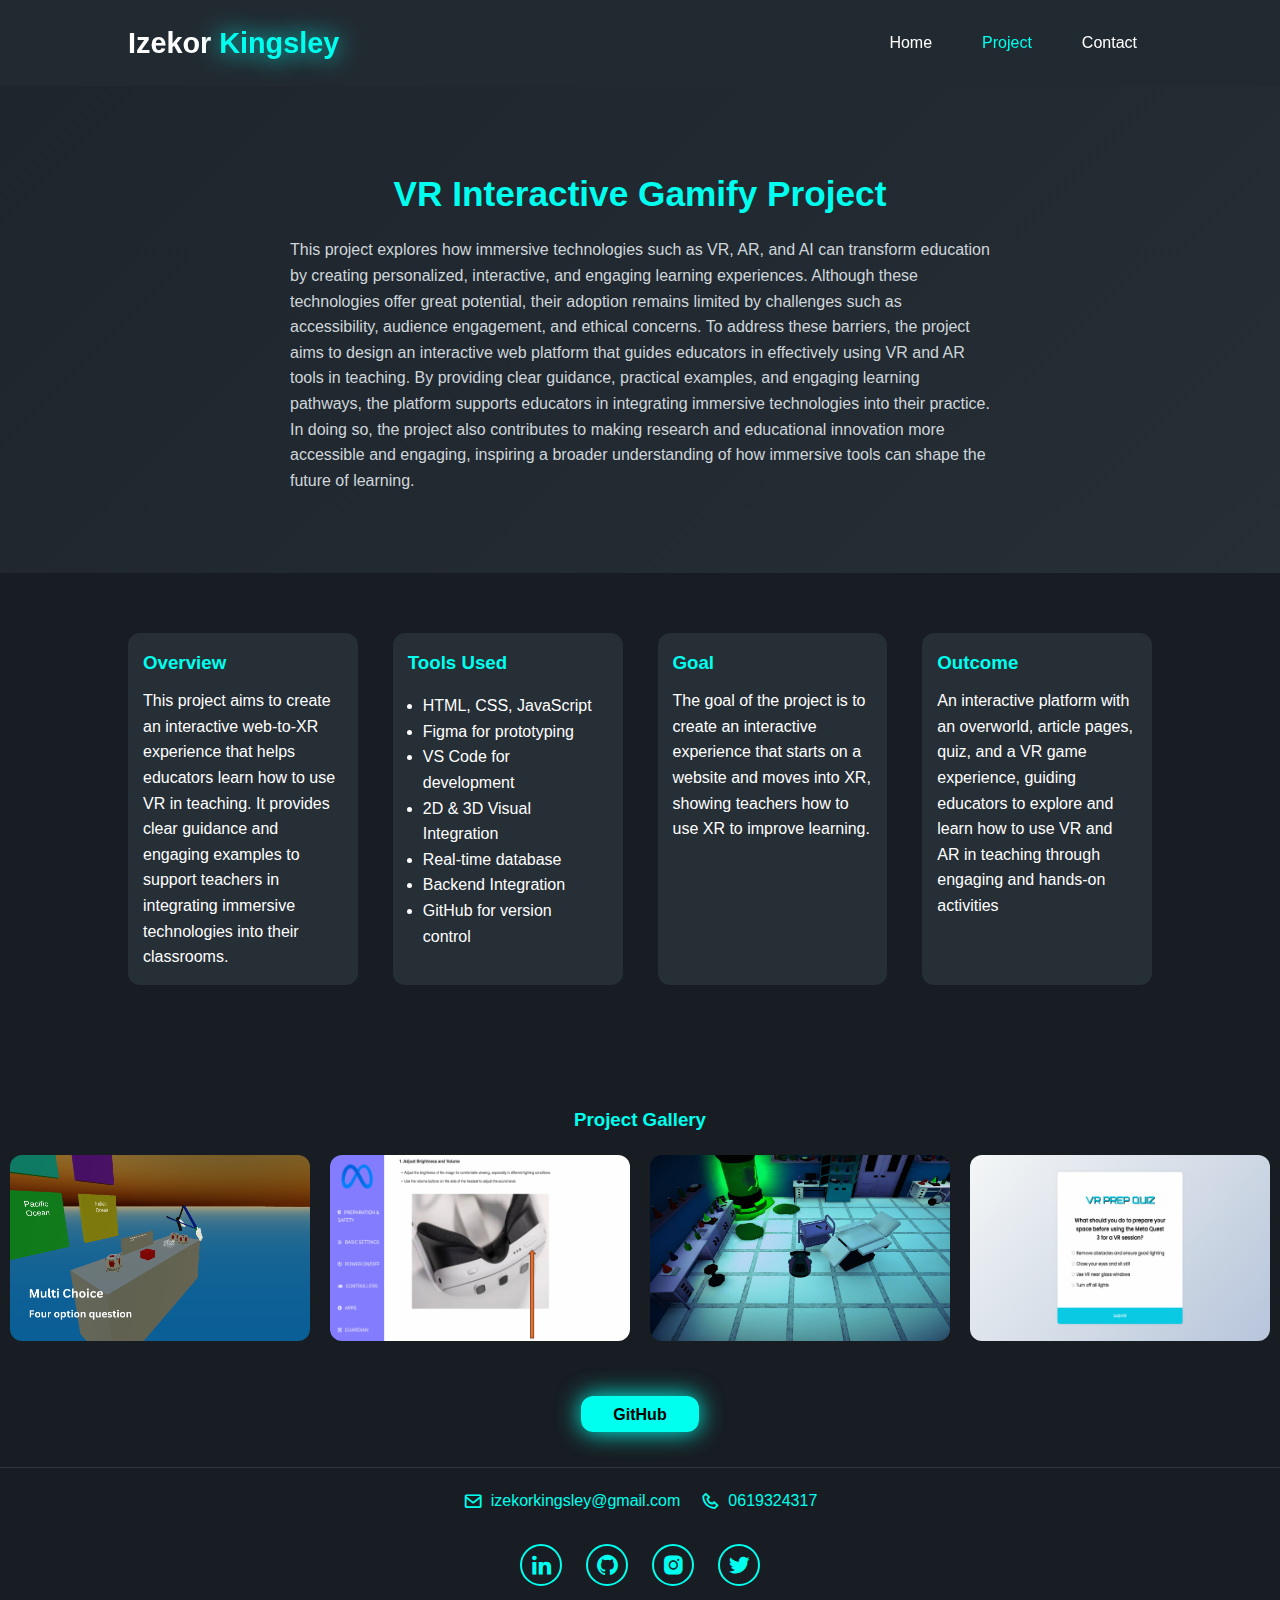
<file: project.html>
<!DOCTYPE html>
<html lang="en">
<head>
  <meta charset="UTF-8" />
  <meta name="viewport" content="width=device-width, initial-scale=1.0" />
  <title>Project Info</title>
  <link rel="stylesheet" href="project.css" />
  <link
      href="https://unpkg.com/boxicons@2.1.4/css/boxicons.min.css"
      rel="stylesheet"
    />
</head>
<body>
    <header>
        <a href="index.html" class="logo">Izekor <span>Kingsley</span></a>
      
        <i class="bx bx-menu" id="menu-icon"></i>
        <nav class="navbar2">
          <a href="index.html">Home</a>
          <a href="project.html" class="active">Project</a>
          <a href="#contact">Contact</a>
        </nav>
      </header>
      

  <section class="hero">
    <div class="hero-content">
      <h2>VR Interactive Gamify Project</h2>
      <p>
        This project explores how immersive technologies such as VR, AR, and AI can transform education
        by creating personalized, interactive, and engaging learning experiences. Although these 
        technologies offer great potential, their adoption remains limited by challenges such as accessibility, 
        audience engagement, and ethical concerns. To address these barriers, the project aims to design an 
        interactive web platform that guides educators in effectively using VR and AR tools in teaching. 
        By providing clear guidance, practical examples, and engaging learning pathways, the platform supports 
        educators in integrating immersive technologies into their practice. In doing so, the project also 
        contributes to making research and educational innovation more accessible and engaging, inspiring 
        a broader understanding of how immersive tools can shape the future of learning.
      </p>
    </div>
  </section>

  <section class="project-details">
    <div class="detail-card">
      <h3>Overview</h3>
      <p>
        This project aims to create an interactive web-to-XR 
        experience that helps educators learn how to use VR in teaching. 
        It provides clear guidance and engaging examples to support 
        teachers in integrating immersive technologies into their classrooms.
      </p>
    </div>

    <div class="detail-card">
      <h3>Tools Used</h3>
      <ul>
        <li>HTML, CSS, JavaScript</li>
        <li>Figma for prototyping</li>
        <li>VS Code for development</li>
        <li>2D & 3D Visual Integration</li>
        <li>Real-time database</li>
        <li>Backend Integration</li>
        <li>GitHub for version control</li>
      </ul>
    </div>

    <div class="detail-card">
      <h3>Goal</h3>
      <p>
        The goal of the project is to create an interactive 
        experience that starts on a website and moves into XR, 
        showing teachers how to use XR to improve learning.
      </p>
    </div>

    <div class="detail-card">
      <h3>Outcome</h3>
      <p>
        An interactive platform with an overworld, article pages, 
        quiz, and a VR game experience, guiding educators to explore
         and learn how to use VR and AR in teaching through engaging 
         and hands-on activities
      </p>
    </div>
  </section>

  <section class="gallery">
    <h3>Project Gallery</h3>
    <div class="gallery-grid">
      <img src="images/1.png" alt="Portfolio Screenshot 1" />
      <img src="images/2.png" alt="Portfolio Screenshot 2" />
      <img src="images/3.png" alt="Portfolio Screenshot 3" />
      <img src="images/4.png" alt="Portfolio Screenshot 4" />
    </div>
  </section>

  <section class="git">
    <a href="https://github.com/Fontie/GamifyFrontend" target="_blank">GitHub</a>
  </section>

  

  
  <footer id="contact">
    
    <div class="footer-contact">
        <a href="mailto:izekorkingsley@gmail.com" class="footer-item">
          <i class='bx bx-envelope'></i> izekorkingsley@gmail.com
        </a>
        <a href="tel:+27123456789" class="footer-item">
          <i class='bx bx-phone'></i> 0619324317
        </a>
    </div>

    <div class="socials">
        <a href="#"><i class="bx bxl-linkedin"></i></a>
        <a href="#"><i class="bx bxl-github"></i></a>
        <a href="#"><i class="bx bxl-instagram-alt"></i></a>
        <a href="#"><i class="bx bxl-twitter"></i></a>
    </div>
  </footer>

  <script src="projectScript.js"></script>
</body>
</html>
</file>
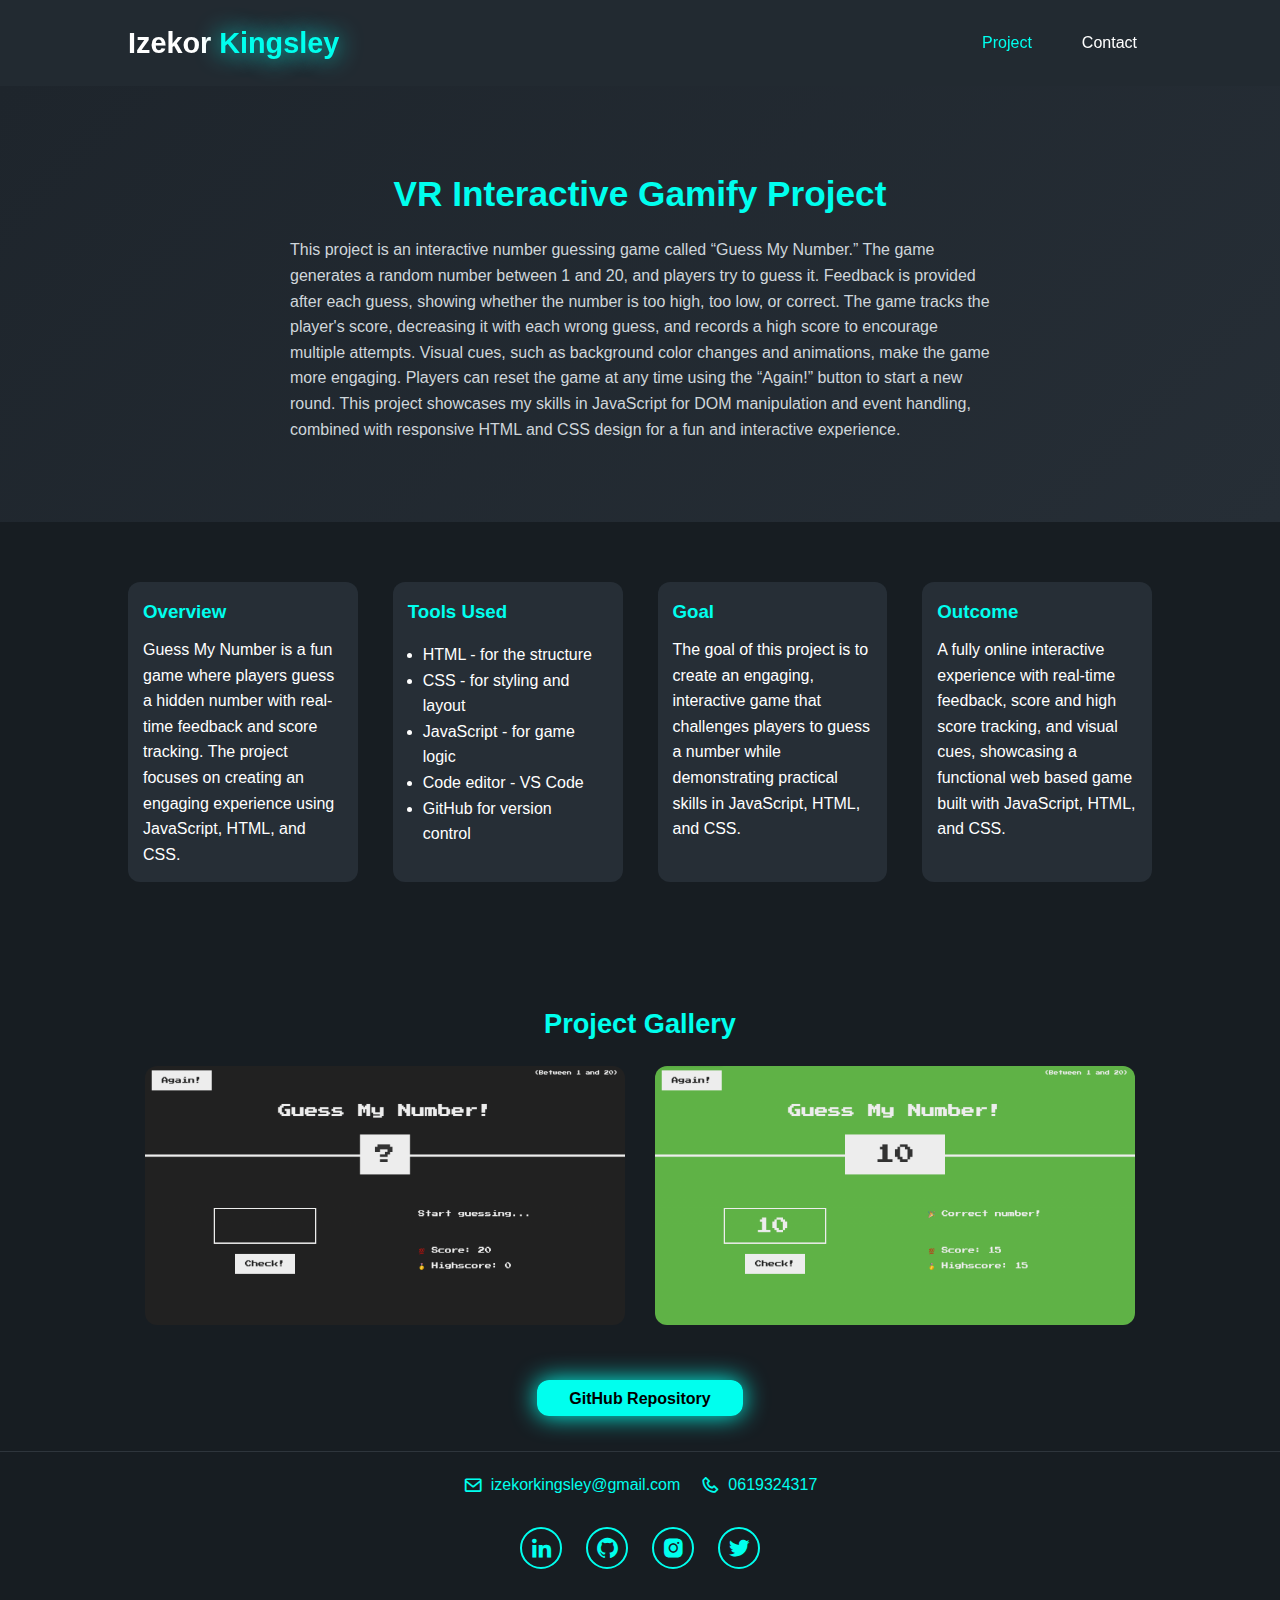
<file: project3.html>
<!DOCTYPE html>
<html lang="en">
<head>
  <meta charset="UTF-8" />
  <meta name="viewport" content="width=device-width, initial-scale=1.0" />
  <title>Project Info</title>
  <link rel="stylesheet" href="project3.css" />
  <link
      href="https://unpkg.com/boxicons@2.1.4/css/boxicons.min.css"
      rel="stylesheet"
    />
</head>
<body>
    <header>
        <a href="index.html" class="logo">Izekor <span>Kingsley</span></a>
      
        <i class="bx bx-menu" id="menu-icon"></i>
        <nav class="navbar2">
          <a href="project.html" class="active">Project</a>
          <a href="#contact">Contact</a>
        </nav>
      </header>
      

  <section class="hero">
    <div class="hero-content">
      <h2>VR Interactive Gamify Project</h2>
      <p>
        This project is an interactive number guessing game called “Guess My Number.” The game 
        generates a random number between 1 and 20, and players try to guess it. Feedback is provided 
        after each guess, showing whether the number is too high, too low, or correct. The game tracks 
        the player's score, decreasing it with each wrong guess, and records a high score to encourage 
        multiple attempts. Visual cues, such as background color changes and animations, make the game 
        more engaging. Players can reset the game at any time using the “Again!” button to start a new 
        round. This project showcases my skills in JavaScript for DOM manipulation and event handling, 
        combined with responsive HTML and CSS design for a fun and interactive experience.
      </p>
    </div>
  </section>

  <section class="project-details">
    <div class="detail-card">
      <h3>Overview</h3>
      <p>
        Guess My Number is a fun game where players guess a hidden number 
        with real-time feedback and score tracking. The project focuses 
        on creating an engaging experience using JavaScript, HTML, and CSS.
      </p>
    </div>

    <div class="detail-card">
      <h3>Tools Used</h3>
      <ul>
        <li>HTML - for the structure</li>
        <li>CSS - for styling and layout</li>
        <li>JavaScript - for game logic</li>
        <li>Code editor - VS Code</li>
        <li>GitHub for version control</li>
      </ul>
    </div>

    <div class="detail-card">
      <h3>Goal</h3>
      <p>
        The goal of this project is to create an engaging, interactive 
        game that challenges players to guess a number while demonstrating 
        practical skills in JavaScript, HTML, and CSS.
      </p>
    </div>

    <div class="detail-card">
      <h3>Outcome</h3>
      <p>
        A fully online interactive experience with real-time feedback, score 
        and high score tracking, and visual cues, showcasing a functional web based 
        game built with JavaScript, HTML, and CSS.
      </p>
    </div>
  </section>

  <section class="gallery">
    <h3>Project Gallery</h3>
    <div class="gallery-grid">
      <img src="images/guessNum.png" alt="StartGame"/>
      <img src="images/guessNum2.png" alt="EndGame"/>
      
    </div>
  </section>

  <section class="git">
    <a href="https://github.com/kingsWork7/GuessTheNumber" target="_blank">GitHub Repository</a>
  </section>

  
  <footer id="contact">
    <div class="footer-contact">
        <a href="mailto:izekorkingsley@gmail.com" class="footer-item">
          <i class='bx bx-envelope'></i> izekorkingsley@gmail.com
        </a>
        <a href="tel:+27123456789" class="footer-item">
          <i class='bx bx-phone'></i> 0619324317
        </a>
    </div>

    <div class="socials">
        <a href="#"><i class="bx bxl-linkedin"></i></a>
        <a href="#"><i class="bx bxl-github"></i></a>
        <a href="#"><i class="bx bxl-instagram-alt"></i></a>
        <a href="#"><i class="bx bxl-twitter"></i></a>
    </div>
  </footer>

  <script src="projectScript.js"></script>
</body>
</html>
</file>
<file: project.css>
:root {
  --main-color: #00ffee;
  --bg-color: #171d22;
  --card-bg: #262e36;
  --text-color: #ffffff;
}

* {
  margin: 0;
  padding: 0;
  box-sizing: border-box;
  font-family: "Poppins", sans-serif;
}

body {
  background: var(--bg-color);
  color: var(--text-color);
  line-height: 1.6;
}

header {
  display: flex;
  justify-content: space-between;
  align-items: center;
  padding: 20px 10%;
  background: rgba(38, 46, 54, 0.8);
  position: sticky;
  top: 0;
  backdrop-filter: blur(8px);
  z-index: 1000;
}

/* Basic navbar */
.navbar2 {
  display: flex;          
  gap: 20px;
}

/* Hamburger icon */
#menu-icon {
  display: none;          
  font-size: 28px;
  cursor: pointer;
}


.logo {
  font-size: 1.8rem;
  font-weight: 700;
  color: var(--text-color);
  cursor: pointer;
  transition: 0.3s ease;
  text-decoration: none;
}
.logo span {
  color: var(--main-color);
}

.logo:hover {
  transform: scale(1.1);
}
.logo span {
  text-shadow: 0 0 25px var(--main-color);
}

nav a {
  color: var(--text-color);
  text-decoration: none;
  margin: 0 15px;
  font-weight: 500;
  transition: color 0.3s ease;
}
nav a:hover,
nav a.active {
  color: var(--main-color);
}

.hero {
  text-align: center;
  padding: 80px 10%;
  background: linear-gradient(135deg, #1e252c, #262e36);
}
.hero-content h2 {
  font-size: 2.2rem;
  color: var(--main-color);
  margin-bottom: 15px;
}
.hero-content p {
  font-size: 1rem;
  color: #cfd6db;
  max-width: 700px;
  margin: auto;
  text-align: left;
}

.hero-content p {
  opacity: 0;                  
  transform: translateY(20px); 
  transition: opacity 1.2s ease-out, transform 1.2s ease-out;
}

.hero-content p.show {
  opacity: 1;                 
  transform: translateY(0);    
}

.project-details {
  display: flex;
  /* grid-template-columns: repeat(auto-fit, minmax(250px, 1fr)); */
  flex-direction: row;
  gap: 35px;
  padding: 60px 10%;
}
.detail-card {
  width: 280px;
  background: var(--card-bg);
  padding: 15px;
  border-radius: 12px;
  transition: transform 0.3s ease, box-shadow 0.3s ease;
}
.detail-card:hover {
  transform: translateY(-6px);
  box-shadow: 0 6px 15px rgba(0, 255, 238, 0.2);
}
.detail-card h3 {
  color: var(--main-color);
  margin-bottom: 10px;
}

.detail-card ul {
  margin: 15px;
}

.gallery {
  padding: 60px 10%;
  text-align: center;
  overflow: hidden;
}
.gallery h3 {
  color: var(--main-color);
  margin-bottom: 20px;
}
.gallery-grid {
  display: flex;
  gap: 20px;
  justify-content: center;
}
.gallery-grid img {
  width: 300px;
  border-radius: 12px;
  transition: transform 0.3s ease, box-shadow 0.3s ease;
}
.gallery-grid img:hover {
  transform: scale(1.03);
  box-shadow: 0 0 15px rgba(0, 255, 238, 0.4);
}

.git{
    position: relative;
    justify-content: center;
    text-align: center;
}

.git a {
  padding: 0.6rem 2rem;
  background: var(--main-color);
  box-shadow: 0 0 25px var(--main-color);
  border-radius: 12px;
  font-size: 1rem;
  color: black;
  font-weight: 600;
  transition: 0.3s ease-in-out;
  cursor: pointer;
  text-decoration: none;
}

.git a:hover {
  transform: scale(1.05);
  box-shadow: 0 0 50px var(--main-color);
}


footer {
  display: grid;
  justify-content: center;      
  align-items: center;          
  gap: 30px;                   
  padding: 20px;
  font-size: 0.9rem;
  color: #ccc;
  border-top: 1px solid #2e353c;
  margin-top: 40px;
  background: #171d22;          
  flex-wrap: wrap;             
}

.socials {
  text-align: center;
  padding-bottom: 25px;
  color: var(--main-color);
}

.socials a {
  font-size: 25px;
  color: var(--main-color);
  border: 2px solid var(--main-color);
  width: 42px;
  height: 42px;
  line-height: 42px;
  display: inline-block;
  text-align: center;
  border-radius: 50%;
  margin: 0 10px;
  transition: 0.3s ease-in-out;
}

.socials a:hover {
  transform: scale(1.2) translateY(-10px);
  background-color: var(--main-color);
  color: black;
  box-shadow: 0 0 25px var(--main-color);
}

.footer-contact {
  display: flex;
  align-items: center;
  gap: 20px;                   
}

.footer-item {
  color: #00ffee;
  text-decoration: none;
  font-size: 16px;
  display: flex;
  align-items: center;
  gap: 8px;                    
  transition: color 0.3s ease, transform 0.3s ease;
}

.footer-item i {
  font-size: 20px;
  color: #00ffee;
}

.footer-item:hover {
  color: #ffffff;
  transform: scale(1.05);
}

html {
  scroll-behavior: smooth;
}


/* RESPONSIVE */ 

/* Mobile */
@media screen and (max-width: 768px) {
  #menu-icon {
    display: block;
  }

  .navbar2 {
    display: none;              
    flex-direction: column;
    gap: 15px;
    position: absolute;         
    right: 20px;
    background: #171d22;        
    padding: 15px 20px;
    border-radius: 8px;
    z-index: 1000;           
  }

  .navbar2.active {
    display: flex;             
  }

  .navbar2 a {
    color: #fff;
    text-decoration: none;
    font-size: 18px;
  }

  /* Header adjustments */
  header {
    padding: 15px 5%;
  }

  /* Hero section */
  .hero {
    padding: 60px 5%;
  }
  .hero-content h2 {
    font-size: 1.8rem;
  }
  .hero-content p {
    font-size: 0.95rem;
    max-width: 100%;
    text-align: left;
  }

  /* Project Details */
  .project-details {
    flex-direction: column;
    padding: 40px 5%;
    gap: 25px;
    align-items: center;
  }
  .detail-card {
    width: 100%;
    max-width: 350px;
  }

  /* Gallery */
  .gallery {
    padding: 40px 5%;
  }
  .gallery-grid {
    flex-direction: column;
    gap: 15px;
    align-items: center;
  }
  .gallery-grid img {
    width: 100%;
    max-width: 300px;
  }

  /* Footer */
  footer {
    flex-direction: column;
    gap: 15px;
    padding: 20px 5%;
    text-align: center;
  }
  .footer-contact {
    flex-direction: column;
    gap: 10px;
  }

  /* Navbar links larger on mobile for easier tap */
  .navbar2 a {
    font-size: 18px;
    padding: 8px 0;
  }
}
</file>
<file: project3.css>
:root {
  --main-color: #00ffee;
  --bg-color: #171d22;
  --card-bg: #262e36;
  --text-color: #ffffff;
}

* {
  margin: 0;
  padding: 0;
  box-sizing: border-box;
  font-family: "Poppins", sans-serif;
}

body {
  background: var(--bg-color);
  color: var(--text-color);
  line-height: 1.6;
}

header {
  display: flex;
  justify-content: space-between;
  align-items: center;
  padding: 20px 10%;
  background: rgba(38, 46, 54, 0.8);
  position: sticky;
  top: 0;
  backdrop-filter: blur(8px);
  z-index: 1000;
}

/* Basic navbar */
.navbar2 {
  display: flex;          
  gap: 20px;
}

/* Hamburger icon */
#menu-icon {
  display: none;         
  font-size: 28px;
  cursor: pointer;
}


.logo {
  font-size: 1.8rem;
  font-weight: 700;
  color: var(--text-color);
  cursor: pointer;
  transition: 0.3s ease;
  text-decoration: none;
}
.logo span {
  color: var(--main-color);
}

.logo:hover {
  transform: scale(1.1);
}
.logo span {
  text-shadow: 0 0 25px var(--main-color);
}

nav a {
  color: var(--text-color);
  text-decoration: none;
  margin: 0 15px;
  font-weight: 500;
  transition: color 0.3s ease;
}
nav a:hover,
nav a.active {
  color: var(--main-color);
}

.hero {
  text-align: center;
  padding: 80px 10%;
  background: linear-gradient(135deg, #1e252c, #262e36);
}
.hero-content h2 {
  font-size: 2.2rem;
  color: var(--main-color);
  margin-bottom: 15px;
}
.hero-content p {
  font-size: 1rem;
  color: #cfd6db;
  max-width: 700px;
  margin: auto;
  text-align: left;
}

.hero-content p {
  opacity: 0;                  
  transform: translateY(20px); 
  transition: opacity 1.2s ease-out, transform 1.2s ease-out;
}

.hero-content p.show {
  opacity: 1;                 
  transform: translateY(0);    
}


.project-details {
  display: flex;
  flex-direction: row;
  gap: 35px;
  padding: 60px 10%;
}
.detail-card {
  width: 280px;
  background: var(--card-bg);
  padding: 15px;
  border-radius: 12px;
  transition: transform 0.3s ease, box-shadow 0.3s ease;
}
.detail-card:hover {
  transform: translateY(-6px);
  box-shadow: 0 6px 15px rgba(0, 255, 238, 0.2);
}
.detail-card h3 {
  color: var(--main-color);
  margin-bottom: 10px;
}

.detail-card ul {
  margin: 15px;
}

.gallery {
  padding: 60px 10%;
  text-align: center;
  overflow: hidden;
}
.gallery h3 {
  color: var(--main-color);
  margin-bottom: 20px;
  font-size: 1.7rem;
}
.gallery-grid {
  display: flex;
  gap: 30px;
  justify-content: center;
}
.gallery-grid img {
  width: 480px;
  border-radius: 12px;
  transition: transform 0.3s ease, box-shadow 0.3s ease;
}
.gallery-grid img:hover {
  transform: scale(1.03);
  box-shadow: 0 0 15px rgba(0, 255, 238, 0.4);
}

.git{
    position: relative;
    justify-content: center;
    text-align: center;
}


.git a {
  padding: 0.6rem 2rem;
  background: var(--main-color);
  box-shadow: 0 0 25px var(--main-color);
  border-radius: 12px;
  font-size: 1rem;
  color: black;
  font-weight: 600;
  transition: 0.3s ease-in-out;
  cursor: pointer;
  text-decoration: none;
}

.socials {
  text-align: center;
  padding-bottom: 25px;
  color: var(--main-color);
}

.socials a {
  font-size: 25px;
  color: var(--main-color);
  border: 2px solid var(--main-color);
  width: 42px;
  height: 42px;
  line-height: 42px;
  display: inline-block;
  text-align: center;
  border-radius: 50%;
  margin: 0 10px;
  transition: 0.3s ease-in-out;
}

.socials a:hover {
  transform: scale(1.2) translateY(-10px);
  background-color: var(--main-color);
  color: black;
  box-shadow: 0 0 25px var(--main-color);
}

.git a:hover {
  transform: scale(1.05);
  box-shadow: 0 0 50px var(--main-color);
}

footer {
  display: grid;
  justify-content: center;      
  align-items: center;       
  gap: 30px;                    
  padding: 20px;
  font-size: 0.9rem;
  color: #ccc;
  border-top: 1px solid #2e353c;
  margin-top: 40px;
  background: #171d22;          
    
}

footer p {
  margin: 0;
}

.footer-contact {
  display: flex;
  align-items: center;
  gap: 20px;                    
}

.footer-item {
  color: #00ffee;
  text-decoration: none;
  font-size: 16px;
  display: flex;
  align-items: center;
  gap: 8px;                     
  transition: color 0.3s ease, transform 0.3s ease;
}

.footer-item i {
  font-size: 20px;
  color: #00ffee;
}

.footer-item:hover {
  color: #ffffff;
  transform: scale(1.05);
}

html {
  scroll-behavior: smooth;
}


/* RESPONSIVE */ 

/* Mobile */
@media screen and (max-width: 768px) {
  #menu-icon {
    display: block;
  }

  .navbar2 {
    display: none;             
    flex-direction: column;
    gap: 15px;
    position: absolute;         
    top: 60px;                  
    right: 20px;
    background: #171d22;        
    padding: 15px 20px;
    border-radius: 8px;
    z-index: 1000;              
  }

  .navbar2.active {
    display: flex;             
  }

  .navbar2 a {
    color: #fff;
    text-decoration: none;
    font-size: 18px;
  }

  /* Header adjustments */
  header {
    padding: 15px 5%;
  }

  /* Hero section */
  .hero {
    padding: 60px 5%;
  }
  .hero-content h2 {
    font-size: 1.8rem;
  }
  .hero-content p {
    font-size: 0.95rem;
    max-width: 100%;
    text-align: left;
  }

  /* Project Details */
  .project-details {
    flex-direction: column;
    padding: 40px 5%;
    gap: 25px;
    align-items: center;
  }
  .detail-card {
    width: 100%; 
    max-width: 350px;
  }

  /* Gallery */
  .gallery {
    padding: 40px 5%;
  }
  .gallery-grid {
    flex-direction: column;
    gap: 15px;
    align-items: center;
  }
  .gallery-grid img {
    width: 100%;
    max-width: 300px;
  }

  /* Footer */
  footer {
    flex-direction: column;
    gap: 15px;
    padding: 20px 5%;
    text-align: center;
  }
  .footer-contact {
    flex-direction: column;
    gap: 10px;
  }

  /* Navbar links larger on mobile for easier tap */
  .navbar2 a {
    font-size: 18px;
    padding: 8px 0;
  }
}
</file>
